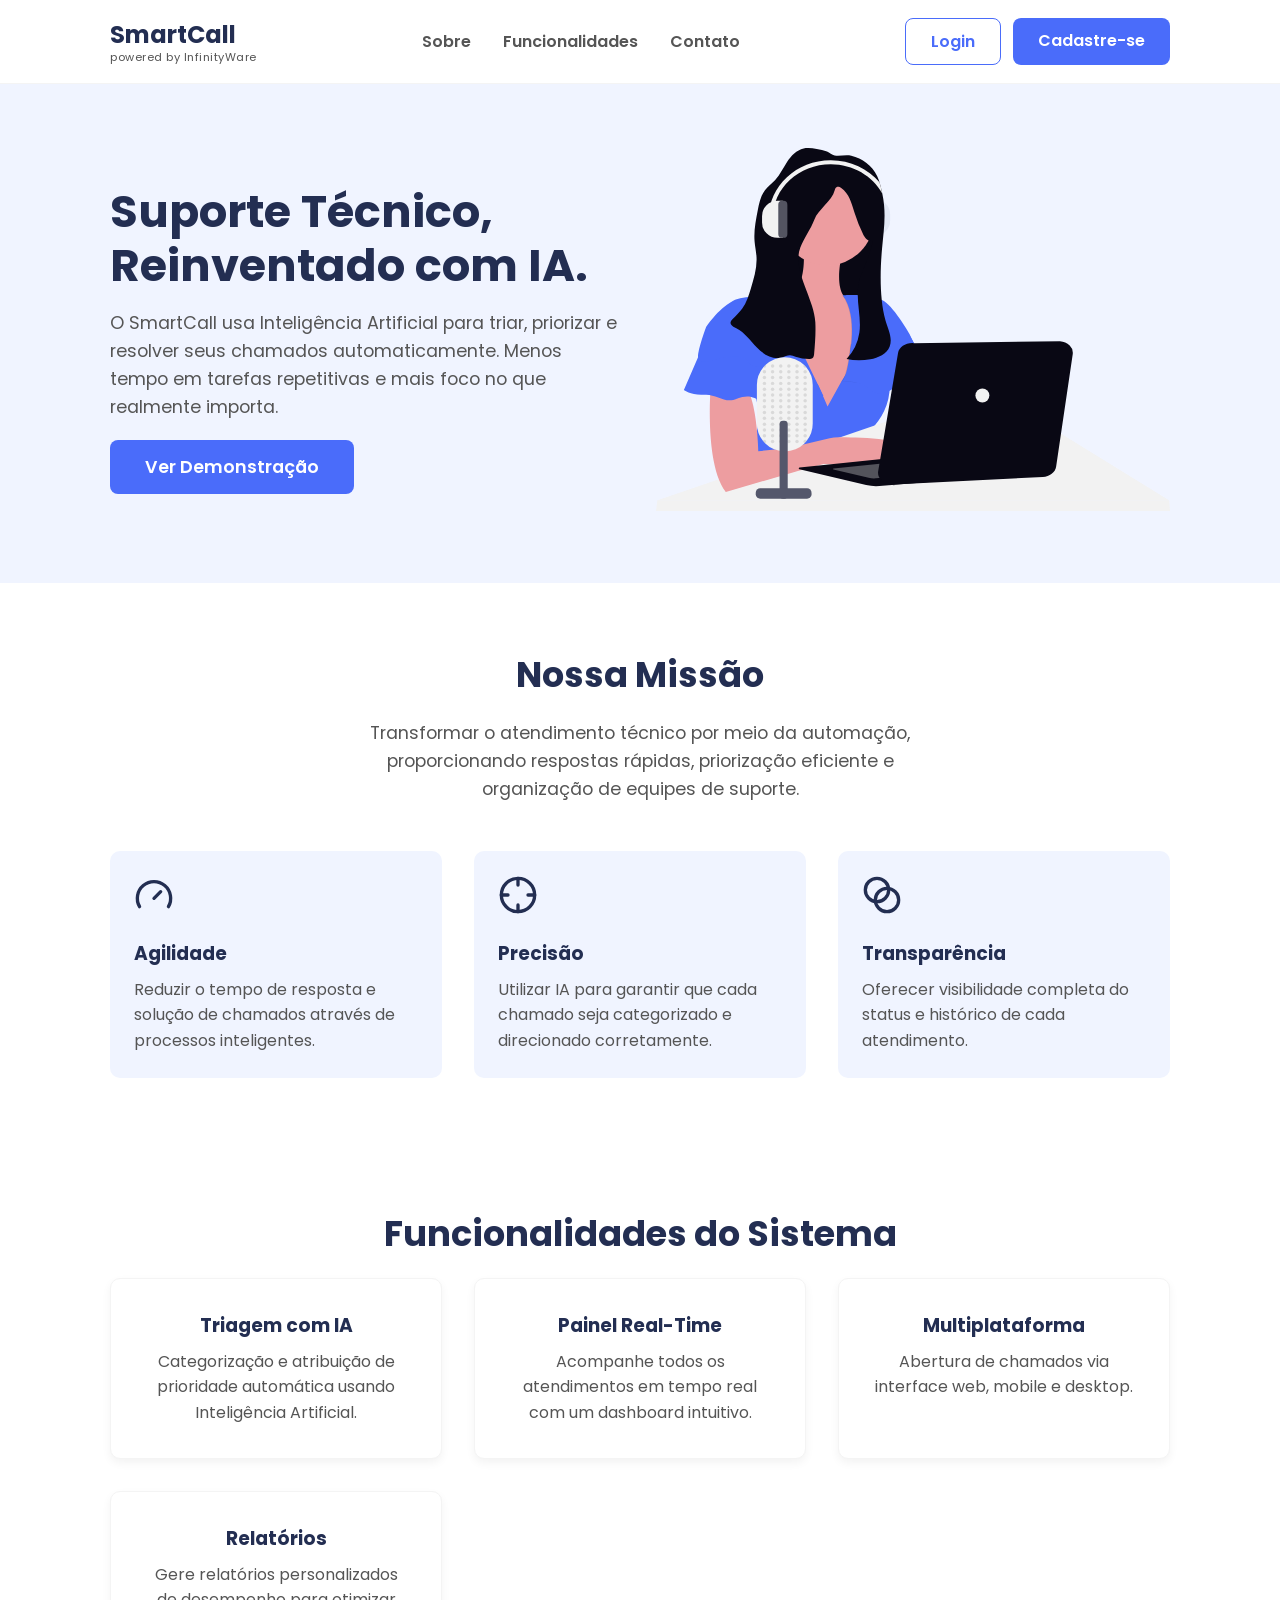
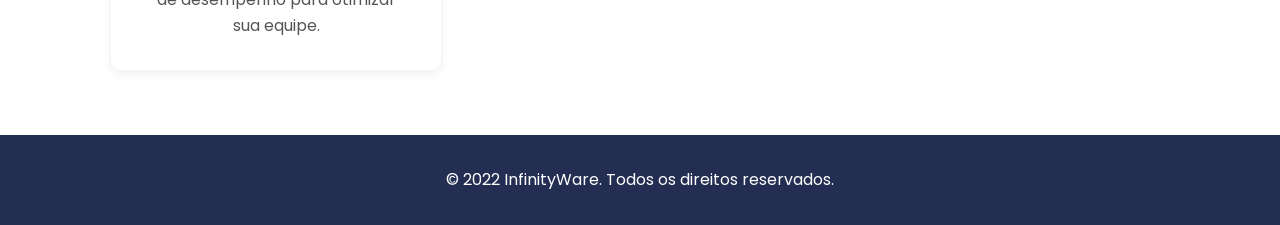
<file: frontend/pages/index.html>
<!DOCTYPE html>
<html lang="pt-br">
<head>
    <meta charset="UTF-8">
    <meta name="viewport" content="width=device-width, initial-scale=1.0">
    <title>SmartCall</title>
    <link rel="preconnect" href="https://fonts.googleapis.com">
    <link rel="preconnect" href="https://fonts.gstatic.com" crossorigin>
    <link href="https://fonts.googleapis.com/css2?family=Poppins:wght@400;600;700&display=swap" rel="stylesheet">
    <link rel="stylesheet" href="../css/style.css">
</head>
<body>

    <header class="navbar">
    <div class="container">
        <div class="logo-area">
            <a href="index.html" class="logo">SmartCall</a>
            <span class="logo-tagline">powered by InfinityWare</span>
        </div>
        <nav>
            <ul>
                <li><a href="#sobre">Sobre</a></li>
                <li><a href="#funcionalidades">Funcionalidades</a></li>
                <li><a href="#">Contato</a></li>
            </ul>
        </nav>

        <div class="auth-buttons">
            <a href="login.html" class="btn btn-secondary">Login</a>
            <a href="cadastro.html" class="btn btn-primary">Cadastre-se</a>
        </div>
    </div>
</header>

    <main>
        <section class="hero">
            <div class="container">
                <div class="hero-text">
    <h1>Suporte Técnico, Reinventado com IA.</h1>
    <p>O SmartCall usa Inteligência Artificial para triar, priorizar e resolver seus chamados automaticamente. Menos tempo em tarefas repetitivas e mais foco no que realmente importa.</p>
    <a href="#" class="btn btn-primary btn-large">Ver Demonstração</a>
</div>
                <div class="hero-image">
                    <img src="../assets/placeholder-hero.svg" alt="Ilustração da gestão de chamados">
                </div>
            </div>
        </section>

        <section id="sobre" class="section">
    <div class="container text-center">
        <h2>Nossa Missão</h2>
        <p class="section-subtitle">Transformar o atendimento técnico por meio da automação, proporcionando respostas rápidas, priorização eficiente e organização de equipes de suporte.</p>

        <div class="mission-pillars">
            <div class="pillar-card">
                <img src="../assets/speed-icon.svg" alt="Ícone de Velocidade" class="pillar-icon">
                <h3>Agilidade</h3>
                <p>Reduzir o tempo de resposta e solução de chamados através de processos inteligentes.</p>
            </div>
            <div class="pillar-card">
                <img src="../assets/precision_icon.svg" alt="Ícone de Precisão" class="pillar-icon">
                <h3>Precisão</h3>
                <p>Utilizar IA para garantir que cada chamado seja categorizado e direcionado corretamente.</p>
            </div>
            <div class="pillar-card">
                <img src="../assets/transparent-icon.svg" alt="Ícone de Transparência" class="pillar-icon">
                <h3>Transparência</h3>
                <p>Oferecer visibilidade completa do status e histórico de cada atendimento.</p>
            </div>
        </div>
    </div>
</section>

        <section id="funcionalidades" class="section">
            <div class="container">
                <h2 class="text-center">Funcionalidades do Sistema</h2>
                <div class="features-grid">
                    <div class="feature-card">
                        <h3>Triagem com IA</h3>
                        <p>Categorização e atribuição de prioridade automática usando Inteligência Artificial.</p>
                    </div>
                    <div class="feature-card">
                        <h3>Painel Real-Time</h3>
                        <p>Acompanhe todos os atendimentos em tempo real com um dashboard intuitivo.</p>
                    </div>
                    <div class="feature-card">
                        <h3>Multiplataforma</h3>
                        <p>Abertura de chamados via interface web, mobile e desktop.</p>
                    </div>
                    <div class="feature-card">
                        <h3>Relatórios</h3>
                        <p>Gere relatórios personalizados de desempenho para otimizar sua equipe.</p>
                    </div>
                </div>
            </div>
        </section>
    </main>

    <footer class="footer">
        <div class="container">
            <p>© 2022 InfinityWare. Todos os direitos reservados.</p>
        </div>
    </footer>

</body>
 <script src="../js/animations.js"></script>
</html>
</file>
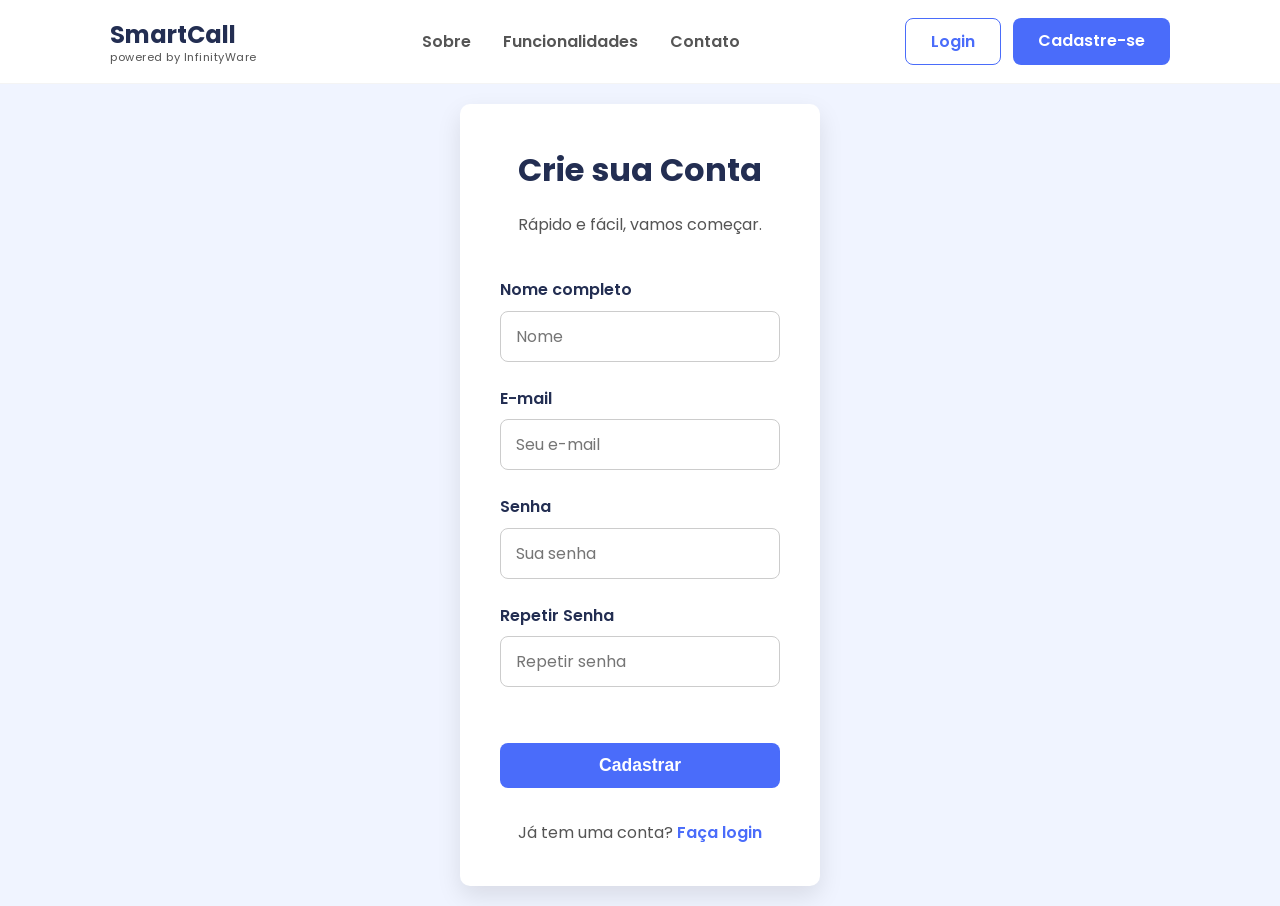
<file: frontend/pages/cadastro.html>
<!DOCTYPE html>
<html lang="pt-br">
<head>
    <meta charset="UTF-8">
    <script>
        const token = localStorage.getItem('authToken');
        if (token) {
            window.location.href = 'dashboard.html'; // Se já tem token, vai para o painel
        }
    </script>
    <meta name="viewport" content="width=device-width, initial-scale=1.0">
    <title>Cadastro - SmartCall</title>
    <link rel="preconnect" href="https://fonts.googleapis.com">
    <link rel="preconnect" href="https://fonts.gstatic.com" crossorigin>
    <link href="https://fonts.googleapis.com/css2?family=Poppins:wght@400;600;700&display=swap" rel="stylesheet">
    <link rel="stylesheet" href="../css/style.css">
</head>
<body class="login-body">

    <header class="navbar">
        <div class="container">
            <div class="logo-area">
                <a href="index.html" class="logo">SmartCall</a>
                <span class="logo-tagline">powered by InfinityWare</span>
            </div>
            <nav>
                <ul>
                    <li><a href="index.html#sobre">Sobre</a></li>
                    <li><a href="index.html#funcionalidades">Funcionalidades</a></li>
                    <li><a href="#">Contato</a></li>
                </ul>
            </nav>
            <div class="auth-buttons">
                <a href="login.html" class="btn btn-secondary">Login</a>
                <a href="cadastro.html" class="btn btn-primary">Cadastre-se</a>
            </div>
        </div>
    </header>
    
    <div class="login-container">
        <div class="login-card">
            <h2 class="login-title">Crie sua Conta</h2>
            <p class="login-subtitle">Rápido e fácil, vamos começar.</p>
            
            <form id="cadastro-form" novalidate>
                <div class="form-group">
                    <label for="nome">Nome completo</label>
                    <input type="text" id="nome" placeholder="Nome" required>
                    <span class="error-message"></span>
                </div>
                <div class="form-group">
                    <label for="email">E-mail</label>
                    <input type="email" id="email" placeholder="Seu e-mail" required>
                    <span class="error-message"></span>
                </div>
                <div class="form-group">
                    <label for="password">Senha</label>
                    <input type="password" id="password" placeholder="Sua senha" required>
                    <span class="error-message"></span>
                </div>
                <div class="form-group">
                    <label for="confirm-password">Repetir Senha</label>
                    <input type="password" id="confirm-password" placeholder="Repetir senha" required>
                    <span class="error-message"></span>
                </div>
                <button type="submit" class="btn btn-primary btn-full-width">Cadastrar</button>
            </form>

            <div class="login-links">
                <p>Já tem uma conta? <a href="login.html">Faça login</a></p>
            </div>
        </div>
    </div>

</body>
<script type="module" src="../js/cadastro.js"></script>
</html>
</file>
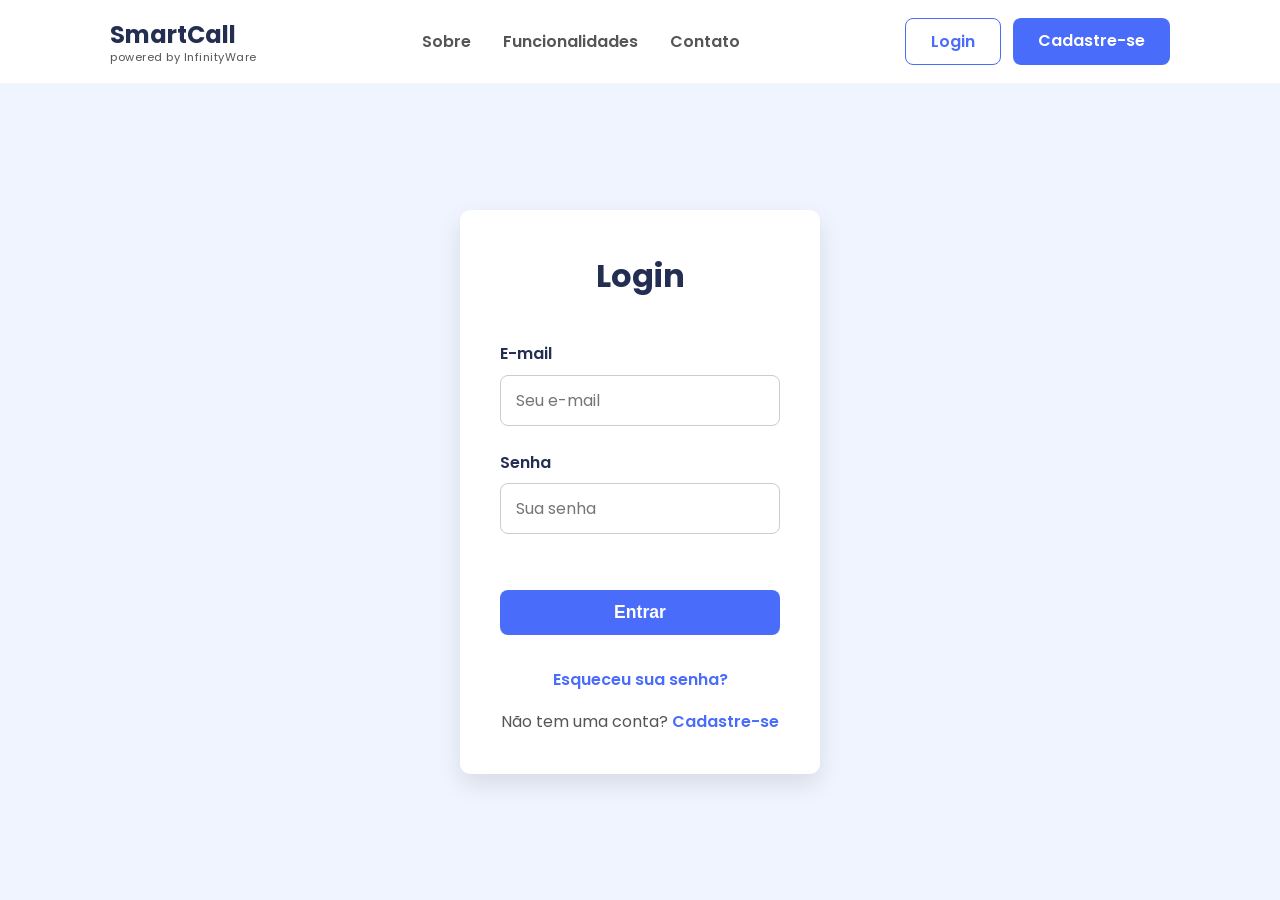
<file: frontend/pages/chamado.html>
<!DOCTYPE html>
<html lang="pt-br">
<head>
    <meta charset="UTF-8">
    <script src="../js/auth-guard.js"></script>
    <meta name="viewport" content="width=device-width, initial-scale=1.0">
    <title>Chamado #734 - SmartCall</title>
    <link rel="preconnect" href="https://fonts.googleapis.com">
    <link rel="preconnect" href="https://fonts.gstatic.com" crossorigin>
    <link href="https://fonts.googleapis.com/css2?family=Poppins:wght@400;500;600;700&display=swap" rel="stylesheet">
    <link rel="stylesheet" href="../css/style.css">
</head>
<body class="dashboard-body">
    <div id="toast-container"></div>
        <aside class="sidebar">
        <div class="sidebar-header">
    <a class="logo">SmartCall</a>
    <span class="logo-tagline">powered by InfinityWare</span>
</div>
        <nav class="sidebar-nav">
            <ul>
                <li><a href="dashboard.html">Painel de Controle</a></li>
                <li class="active"><a href="lista-chamados.html">Chamados</a></li>
                <li><a href="relatorios.html">Relatórios</a></li>
                <li><a href="configuracoes.html">Configurações</a></li>
            </ul>
        </nav>
        <div class="sidebar-footer">
            <a href="#" class="logout-button">
                <svg xmlns="http://www.w3.org/2000/svg" width="20" height="20" viewBox="0 0 24 24" fill="none" stroke="currentColor" stroke-width="2" stroke-linecap="round" stroke-linejoin="round"><path d="M9 21H5a2 2 0 0 1-2-2V5a2 2 0 0 1 2-2h4"/><polyline points="16 17 21 12 16 7"/><line x1="21" x2="9" y1="12" y2="12"/></svg>
                <span>Sair</span>
            </a>
            <div class="user-profile">
                <div class="user-avatar">
                    <svg xmlns="http://www.w3.org/2000/svg" width="36" height="36" viewBox="0 0 24 24" fill="none" stroke="currentColor" stroke-width="2" stroke-linecap="round" stroke-linejoin="round"><path d="M18 20a6 6 0 0 0-12 0"/><circle cx="12" cy="10" r="4"/><circle cx="12" cy="12" r="10"/></svg>
                </div>
                <div class="user-details">
                    <span class="user-name">Micael Leal</span>
                    <span class="user-role">Scrum Master</span>
                </div>
            </div>
        </div>
    </aside>

    <main class="main-content chat-layout">
                <header class="main-header">
            <div class="header-title-section">
                <a href="lista-chamados.html" class="back-button">
                    <svg xmlns="http://www.w3.org/2000/svg" width="20" height="20" viewBox="0 0 24 24" fill="none" stroke="currentColor" stroke-width="2.5" stroke-linecap="round" stroke-linejoin="round" class="lucide lucide-arrow-left"><path d="m12 19-7-7 7-7"/><path d="M19 12H5"/></svg>
                    <span>Voltar</span>
                </a>
                <div class="ticket-info">
                    <h2>Chamado #734: Impressora não funciona</h2>
                    <span class="status-badge status-open">Aberto</span>
                </div>
            </div>
            <div class="header-actions">
                <a href="#" class="btn btn-secondary">Anexar Arquivo</a>
                <a href="#" class="btn btn-primary">Fechar Chamado</a>
            </div>
        </header>

        <div class="chat-messages">
            <div class="message message-received">
                <div class="message-bubble">
                    <div class="message-sender">Atendente (IA)</div>
                    <p>Olá! Sou o assistente virtual do SmartCall. Para agilizar seu atendimento, por favor, me informe o número de patrimônio da impressora.</p>
                </div>
                <div class="message-timestamp">13:30</div>
            </div>

            <div class="message message-sent">
                <div class="message-bubble">
                    <p>Boa tarde. O número é BR-PRN-01827.</p>
                </div>
                <div class="message-timestamp">13:32</div>
            </div>

            <div class="message message-received">
                <div class="message-bubble">
                    <div class="message-sender">Atendente (IA)</div>
                    <p>Obrigado. Verifiquei que esta impressora está offline. Já direcionei um técnico para verificar a conexão de rede no local. A prioridade deste chamado foi definida como 'Alta'.</p>
                </div>
                <div class="message-timestamp">13:33</div>
            </div>
        </div>

        <div class="chat-composer">
            <textarea placeholder="Digite sua mensagem..."></textarea>
            <button class="btn btn-primary">Enviar</button>
        </div>
    </main>
        <script type="module" src="../js/sidebar.js"></script>
</body>
</html>
</file>
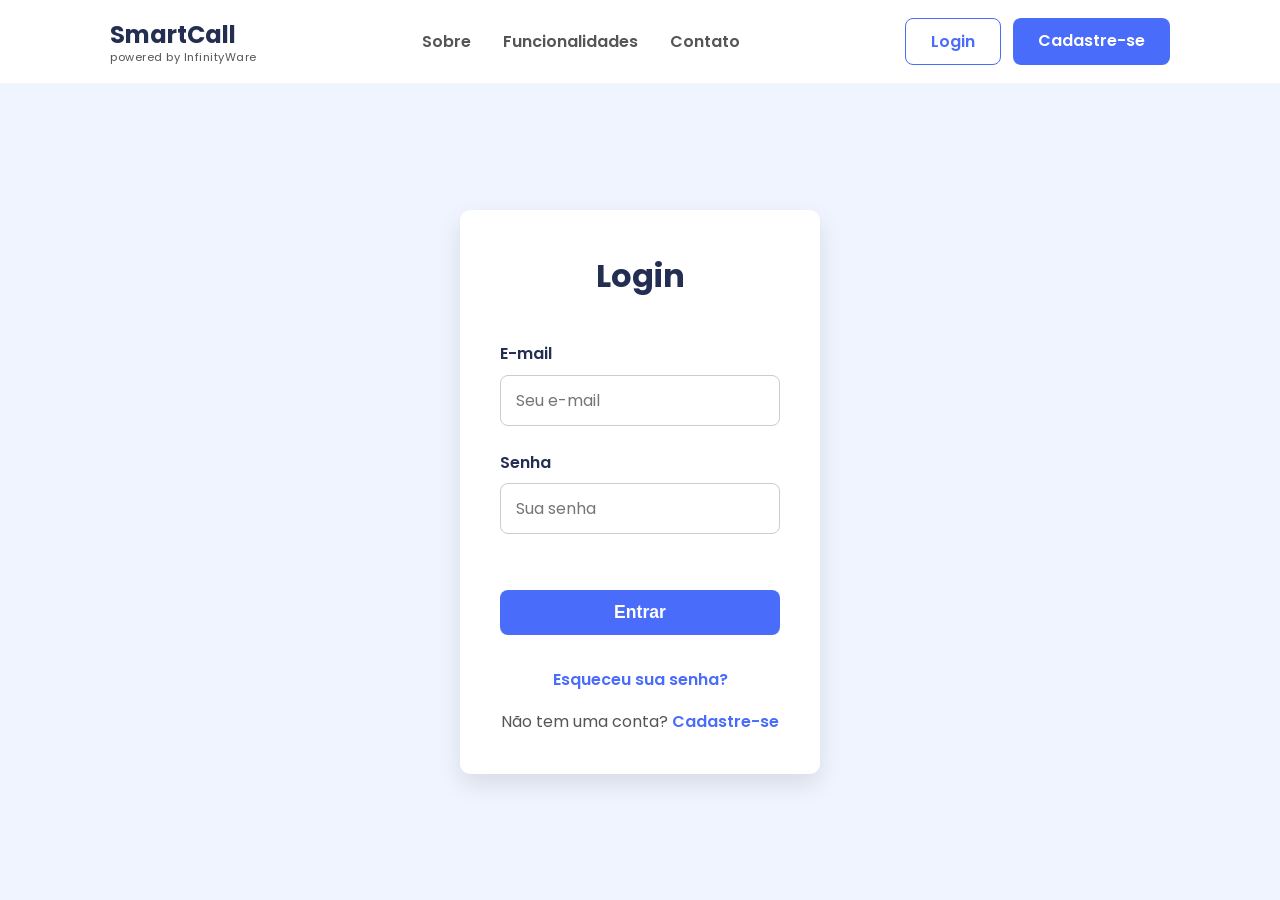
<file: frontend/pages/chat-ia.html>
<!DOCTYPE html>
<html lang="pt-br">
<head>
    <meta charset="UTF-8">
    <script src="../js/auth-guard.js"></script>
    <meta name="viewport" content="width=device-width, initial-scale=1.0">
    <title>Chat IA - SmartCall</title>
    <link rel="preconnect" href="https://fonts.googleapis.com">
    <link rel="preconnect" href="https://fonts.gstatic.com" crossorigin>
    <link href="https://fonts.googleapis.com/css2?family=Poppins:wght@400;500;600;700&display=swap" rel="stylesheet">
    <link rel="stylesheet" href="../css/style.css">
</head>
<body class="dashboard-body">
    <div id="toast-container"></div>
        <aside class="sidebar">
        <div class="sidebar-header">
    <a class="logo">SmartCall</a>
    <span class="logo-tagline">powered by InfinityWare</span>
</div>
        <nav class="sidebar-nav">
            <ul>
                <li><a href="dashboard.html">Painel de Controle</a></li>
                <li><a href="lista-chamados.html">Chamados</a></li>
                <li><a href="relatorios.html">Relatórios</a></li>
                <li><a href="configuracoes.html">Configurações</a></li>
            </ul>
        </nav>
        <div class="sidebar-footer">
            <a href="#" class="logout-button">
                 <svg xmlns="http://www.w3.org/2000/svg" width="20" height="20" viewBox="0 0 24 24" fill="none" stroke="currentColor" stroke-width="2" stroke-linecap="round" stroke-linejoin="round"><path d="M9 21H5a2 2 0 0 1-2-2V5a2 2 0 0 1 2-2h4"/><polyline points="16 17 21 12 16 7"/><line x1="21" x2="9" y1="12" y2="12"/></svg>
                <span>Sair</span>
            </a>
            <div class="user-profile">
                <div class="user-avatar">
                    <svg xmlns="http://www.w3.org/2000/svg" width="36" height="36" viewBox="0 0 24 24" fill="none" stroke="currentColor" stroke-width="2" stroke-linecap="round" stroke-linejoin="round"><path d="M18 20a6 6 0 0 0-12 0"/><circle cx="12" cy="10" r="4"/><circle cx="12" cy="12" r="10"/></svg>
                </div>
                <div class="user-details">
                <span id="userNameDisplay" class="user-name"></span>
                <span id="userRoleDisplay" class="user-role"></span>
            </div>
            </div>
        </div>
    </aside>

    <main class="main-content chat-layout">
        <header class="main-header">
            <div class="ticket-info">
                <h2>Chat com Assistente Virtual</h2>
            </div>
            <div class="user-info">
                <span id="welcomeUserName"></span>
            </div>
        </header>

        <div class="chat-messages">
            <div class="chat-empty-state">
                <div class="empty-state-logo">Smart<span class="logo-accent">Call</span></div>
                <h2 class="empty-state-title">Como posso te ajudar hoje?</h2>
                <div class="suggestion-chips">
                    <button class="suggestion-chip">Como abrir um chamado?</button>
                    <button class="suggestion-chip">Verificar o status de um ticket</button>
                    <button class="suggestion-chip">Falar com um atendente humano</button>
                </div>
            </div>
        </div>

        <div class="chat-composer">
            <textarea placeholder="Pergunte alguma coisa..."></textarea>
            <button class="btn btn-primary">Enviar</button>
        </div>
    </main>
        <script type="module" src="../js/sidebar.js"></script>
</body>
</html>
</file>
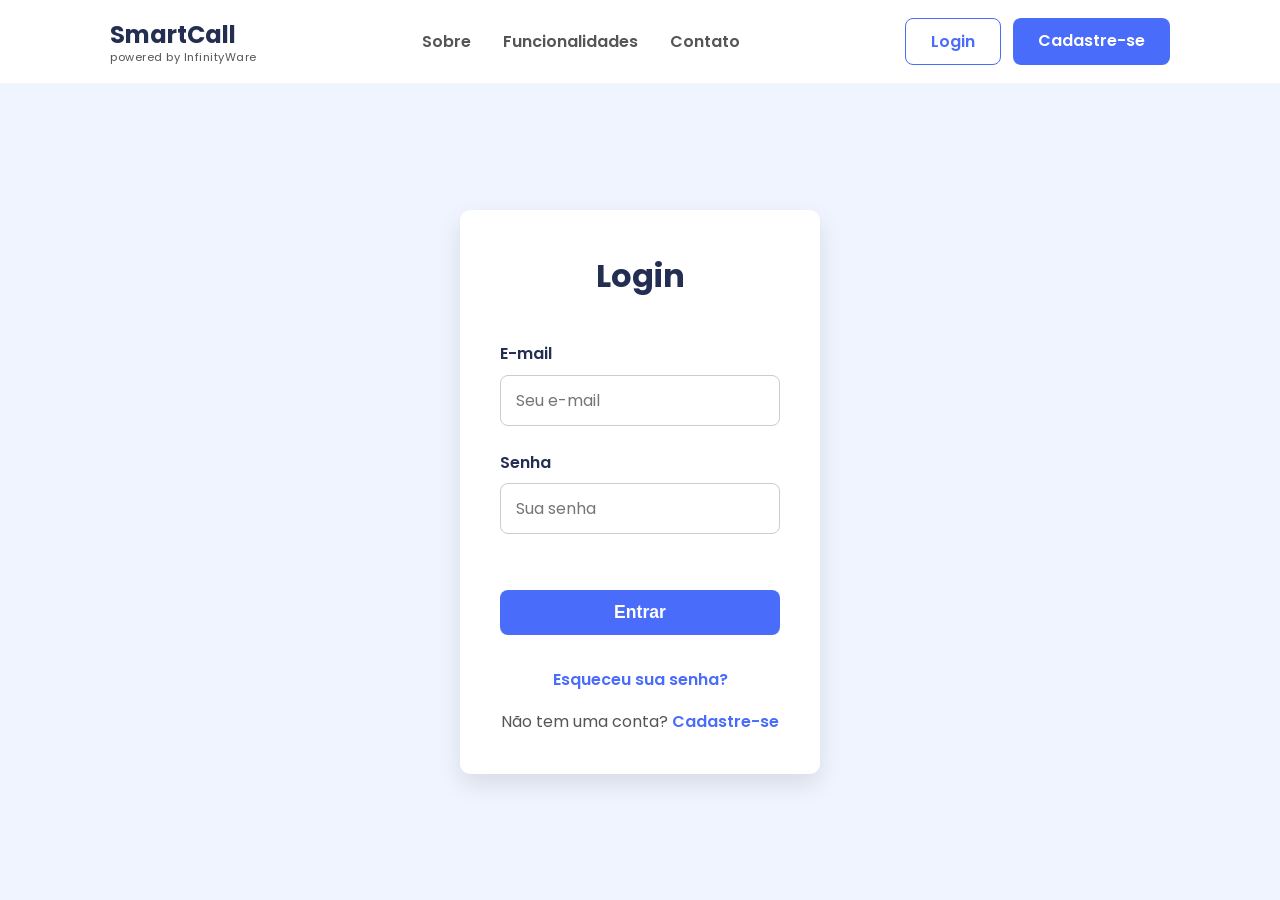
<file: frontend/pages/configuracoes.html>
<!DOCTYPE html>
<html lang="pt-br">
<head>
    <meta charset="UTF-8">
    <script src="../js/auth-guard.js"></script>
    <meta name="viewport" content="width=device-width, initial-scale=1.0">
    <title>Configurações - SmartCall</title>
    <link rel="preconnect" href="https://fonts.googleapis.com">
    <link rel="preconnect" href="https://fonts.gstatic.com" crossorigin>
    <link href="https://fonts.googleapis.com/css2?family=Poppins:wght@400;500;600;700&display=swap" rel="stylesheet">
    <link rel="stylesheet" href="../css/style.css">
</head>
<body class="dashboard-body">
    <div id="toast-container"></div>
    <aside class="sidebar">
        <div class="sidebar-header">
            <a href="index.html" class="logo">SmartCall</a>
            <span class="logo-tagline">powered by InfinityWare</span>
        </div>
        <nav class="sidebar-nav">
            <ul>
                <li><a href="dashboard.html">Painel de Controle</a></li>
                <li><a href="lista-chamados.html">Chamados</a></li>
                <li><a href="relatorios.html">Relatórios</a></li>
                <li class="active"><a href="configuracoes.html">Configurações</a></li>
            </ul>
        </nav>
        <div class="sidebar-footer">
            <a href="#" class="logout-button">
                <svg xmlns="http://www.w3.org/2000/svg" width="20" height="20" viewBox="0 0 24 24" fill="none" stroke="currentColor" stroke-width="2" stroke-linecap="round" stroke-linejoin="round" class="lucide lucide-log-out"><path d="M9 21H5a2 2 0 0 1-2-2V5a2 2 0 0 1 2-2h4"/><polyline points="16 17 21 12 16 7"/><line x1="21" x2="9" y1="12" y2="12"/></svg>
                <span>Sair</span>
            </a>
            <div class="user-profile">
                <div class="user-avatar">
                    <svg xmlns="http://www.w3.org/2000/svg" width="36" height="36" viewBox="0 0 24 24" fill="none" stroke="currentColor" stroke-width="2" stroke-linecap="round" stroke-linejoin="round" class="lucide lucide-circle-user-round"><path d="M18 20a6 6 0 0 0-12 0"/><circle cx="12" cy="10" r="4"/><circle cx="12" cy="12" r="10"/></svg>
                </div>
                <div class="user-details">
                    <span id="userNameDisplay" class="user-name"></span>
                    <span id="userRoleDisplay" class="user-role"></span>
                </div>
            </div>
        </div>
    </aside>

    <main class="main-content">
        <header class="main-header">
            <h2>Configurações</h2>
            <div class="user-info">
                <span id="welcomeUserName"></span>
            </div>
        </header>

        <nav class="settings-tabs">
            <ul>
                <li class="active"><a href="#" data-target="#perfil-content">Perfil</a></li>
                <li><a href="#" data-target="#usuarios-content">Usuários</a></li>
                <li><a href="#" data-target="#notificacoes-content">Notificações</a></li>
                <li><a href="#" data-target="#integracoes-content">Integrações</a></li>
            </ul>
        </nav>

        <div class="settings-container">
            <div id="perfil-content" class="settings-pane active">
                <div class="card">
                    <h3 class="card-title">Perfil Público</h3>
                    <form id="form-perfil-publico">
                        <div class="form-group">
                            <label for="nome-completo">Nome Completo</label>
                            <input type="text" id="nome-completo" value="">
                        </div>
                        <div class="form-group">
                            <label for="email">Email</label>
                            <input type="email" id="email" value="" disabled> 
                        </div>
                        <div class="form-actions">
                             <button type="submit" class="btn btn-primary">Salvar Alterações</button>
                        </div>
                    </form>
                </div>
                <div class="card">
                    <h3 class="card-title">Alterar Senha</h3>
                    <form id="form-alterar-senha" novalidate>
                        <div class="form-group">
                            <label for="senha-atual">Senha Atual</label>
                            <input type="password" id="senha-atual" placeholder="Digite sua senha atual" required>
                            <span class="error-message"></span>
                        </div>
                        <div class="form-group">
                            <label for="nova-senha">Nova Senha</label>
                            <input type="password" id="nova-senha" placeholder="Digite a nova senha" required>
                            <span class="error-message"></span>
                        </div>
                        <div class="form-group">
                            <label for="confirmar-nova-senha">Confirmar Nova Senha</label>
                            <input type="password" id="confirmar-nova-senha" placeholder="Confirme a nova senha" required>
                            <span class="error-message"></span>
                        </div>
                        <div class="form-actions">
                            <button type="submit" class="btn btn-primary">Alterar Senha</button>
                        </div>
                    </form>
                </div>
            </div>

            <div id="usuarios-content" class="settings-pane">
                <div class="card">
                    <div class="card-header">
                        <h3 class="card-title">Gerenciar Usuários</h3>
                    </div>
                    <div class="tickets-table">
                    <table>
                        <thead>
                            <tr>
                                <th>Nome Completo</th>
                                <th>Email</th>
                                <th>Cargo</th>
                                <th>Ações</th>
                            </tr>
                        </thead>
                        <tbody id="user-table-body">
                        </tbody>
                    </table>
                    </div>
                </div>
            </div>

            <div id="notificacoes-content" class="settings-pane">
                 <div class="card">
                    <h3 class="card-title">Notificações por Email</h3>
                    <div class="notification-row">
                        <p>Receber email quando um novo chamado for aberto.</p>
                        <input type="checkbox" class="toggle" checked>
                    </div>
                     <div class="notification-row">
                        <p>Receber email quando um chamado for atribuído a mim.</p>
                        <input type="checkbox" class="toggle" checked>
                    </div>
                     <div class="notification-row">
                        <p>Receber email quando um chamado for encerrado.</p>
                        <input type="checkbox" class="toggle">
                    </div>
                </div>
            </div>
            
            <div id="integracoes-content" class="settings-pane">
                <div class="card">
                    <h3 class="card-title">Integrações</h3>
                    <p>Configurações para integrações com IA (Azure/OpenAI) apareceriam aqui.</p>
                </div>
            </div>

        </div>
    </main>


    <div id="editUserModal" class="modal-overlay">
        <div class="modal-content">
            <div class="modal-header">
                <h2>Editar Usuário</h2>
                <button class="modal-close-x">&times;</button>
            </div>
            <div class="modal-body">
                <form id="edit-user-form">
                    <div class="form-group">
                        <label for="user-name">Nome Completo</label>
                        <input type="text" id="user-name" value="Manoella Moura">
                    </div>
                    <div class="form-group">
                        <label for="user-email">Email</label>
                        <input type="email" id="user-email" value="manoella.moura@example.com">
                    </div>
                    <div class="form-group">
                        <label for="user-role">Cargo</label>
                        <select id="user-role" required>
                            <option value="Usuario">Usuário</option>
                            <option value="Tecnico" selected>Técnico</option>
                            <option value="Administrador">Administrador</option>
                        </select>
                    </div>
                </form>
            </div>
            <div class="modal-footer">
                <button type="button" class="btn btn-secondary modal-close-btn">Cancelar</button>
                <button type="submit" form="edit-user-form" class="btn btn-primary">Salvar Alterações</button>
            </div>
        </div>
    </div>

    <div id="deleteUserModal" class="modal-overlay">
        <div class="modal-content" style="max-width: 450px;">
            <div class="modal-header">
                <h2>Confirmar Exclusão</h2>
                <button class="modal-close-x">&times;</button>
            </div>
            <div class="modal-body">
                <p>Tem certeza que deseja excluir o usuário <strong id="user-name-to-delete"></strong>? Esta ação não pode ser desfeita.</p>
            </div>
            <div class="modal-footer">
                <button type="button" class="btn btn-secondary modal-close-btn">Cancelar</button>
                <button type="button" id="confirmDeleteBtn" class="btn btn-danger">Excluir</button>
            </div>
        </div>
    </div>
    
    <script type="module" src="../js/sidebar.js"></script>
    <script type="module" src="../js/settings.js"></script> 
</body>
</html>
</file>
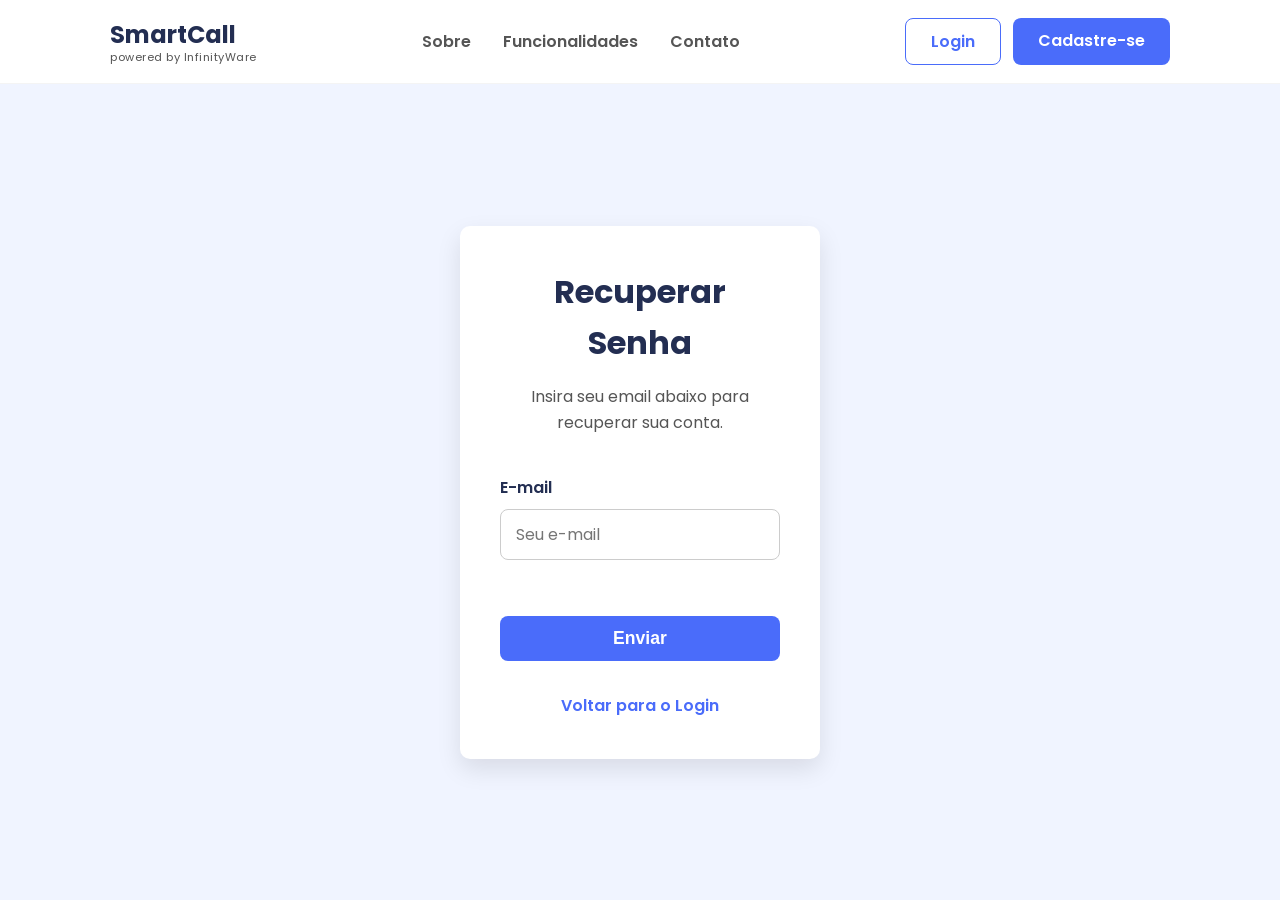
<file: frontend/pages/esqueci-a-senha.html>
<!DOCTYPE html>
<html lang="pt-br">
<head>
    <meta charset="UTF-8">
    <meta name="viewport" content="width=device-width, initial-scale=1.0">
    <title>Recuperar Senha - SmartCall</title>
    <link rel="preconnect" href="https://fonts.googleapis.com">
    <link rel="preconnect" href="https://fonts.gstatic.com" crossorigin>
    <link href="https://fonts.googleapis.com/css2?family=Poppins:wght@400;600;700&display=swap" rel="stylesheet">
    <link rel="stylesheet" href="../css/style.css">
</head>
<body class="login-body">

    <header class="navbar">
        <div class="container">
        <div class="logo-area">
            <a href="index.html" class="logo">SmartCall</a>
            <span class="logo-tagline">powered by InfinityWare</span>
        </div>
            <nav>
                <ul>
                    <li><a href="index.html#sobre">Sobre</a></li>
                    <li><a href="index.html#funcionalidades">Funcionalidades</a></li>
                    <li><a href="#">Contato</a></li>
                </ul>
            </nav>
            <div class="auth-buttons">
                <a href="login.html" class="btn btn-secondary">Login</a>
                <a href="cadastro.html" class="btn btn-primary">Cadastre-se</a>
            </div>
        </div>
    </header>

    <div class="login-container">
        <div class="login-card">
            <h2 class="login-title">Recuperar Senha</h2>
            <p class="login-subtitle">Insira seu email abaixo para recuperar sua conta.</p>
            
            <form id="recover-form">
                <div class="form-group">
                    <label for="email">E-mail</label>
                    <input type="email" id="email" placeholder="Seu e-mail" required>
                </div>
                <button type="submit" class="btn btn-primary btn-full-width">Enviar</button>
            </form>

            <div class="login-links">
                <a href="login.html">Voltar para o Login</a>
            </div>
        </div>
    </div>

</body>
</html>
</file>
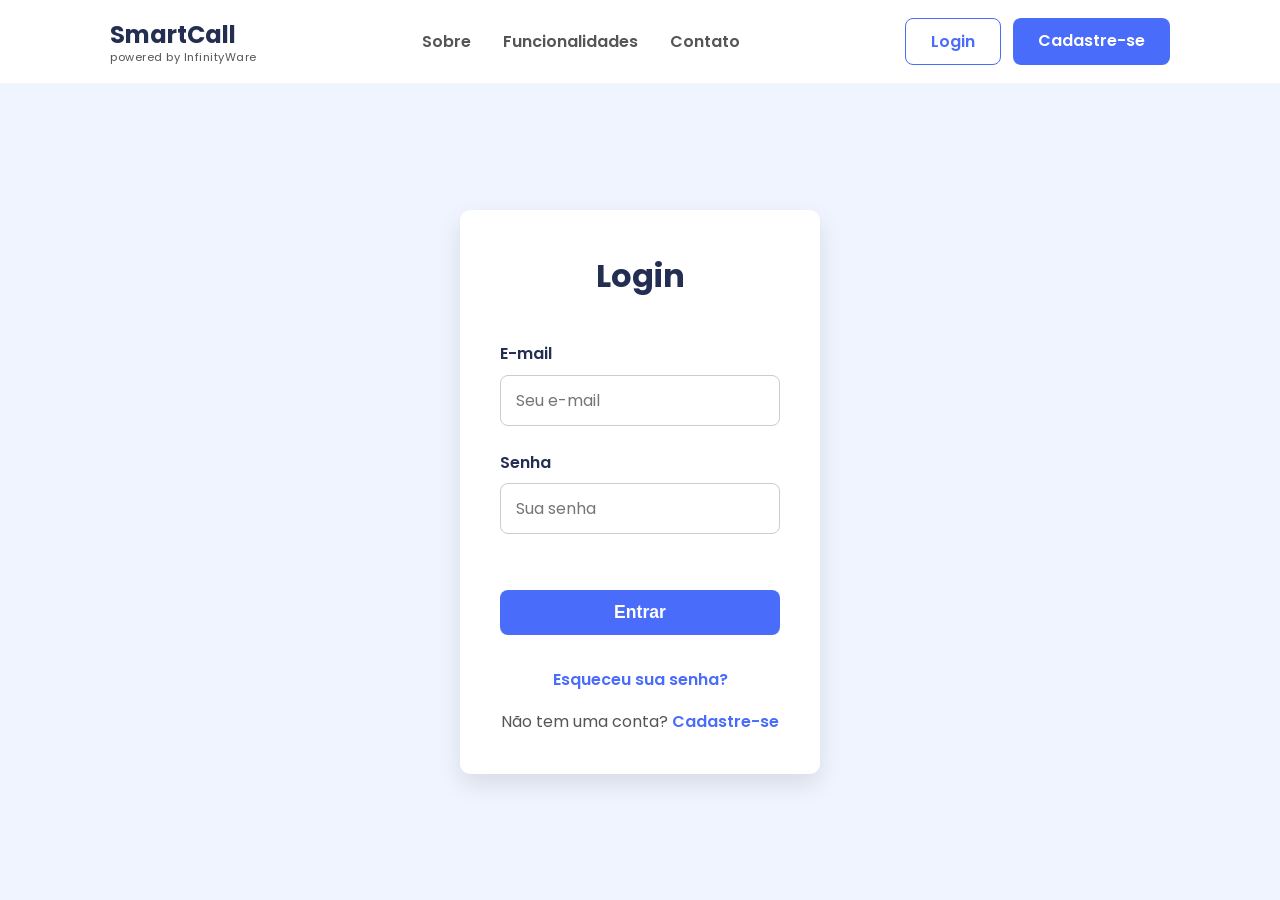
<file: frontend/pages/lista-chamados.html>
<!DOCTYPE html>
<html lang="pt-br">
<head>
    <meta charset="UTF-8">
    <script src="../js/auth-guard.js"></script>
    <meta name="viewport" content="width=device-width, initial-scale=1.0">
    <title>Lista de Chamados - SmartCall</title>
    <link rel="preconnect" href="https://fonts.googleapis.com">
    <link rel="preconnect" href="https://fonts.gstatic.com" crossorigin>
    <link href="https://fonts.googleapis.com/css2?family=Poppins:wght@400;500;600;700&display=swap" rel="stylesheet">
    <script src="../js/lista-chamados.js"></script>
    <link rel="stylesheet" href="../css/style.css"> 
</head>
<body class="dashboard-body">

</head>
<body class="dashboard-body">
    <div id="toast-container"></div>
        <aside class="sidebar">
    <div id="newTicketModal" class="modal-overlay">
    <div class="modal-content">
        <div class="modal-header">
            <h2>Abrir Novo Chamado</h2>
            <button class="modal-close-x">&times;</button>
        </div>
        <div class="modal-body">
            <form id="new-ticket-form">
                <div class="form-group">
                    <label for="ticket-title">Título do Chamado</label>
                    <input type="text" id="ticket-title" placeholder="Ex: Impressora não está funcionando" required>
                </div>
                <div class="form-group">
                    <label for="ticket-category">Categoria</label>
                    <select id="ticket-category" required>
                        <option value="" disabled selected>Selecione uma categoria</option>
                        <option value="hardware">Problema de Hardware</option>
                        <option value="software">Dúvida de Software</option>
                        <option value="access">Acesso e Permissões</option>
                        <option value="network">Rede</option>
                        <option value="other">Outros</option>
                    </select>
                </div>
                <div class="form-group">
                    <label for="ticket-description">Descrição</label>
                    <textarea id="ticket-description" rows="4" placeholder="Descreva o problema em detalhes..." required></textarea>
                </div>
            </form>
        </div>
        <div class="modal-footer">
             <button type="button" class="btn btn-secondary modal-close-btn">Cancelar</button>
            <button type="submit" form="new-ticket-form" class="btn btn-primary">Criar Chamado</button>
        </div>
    </div>
</div>
    </div>

    <div class="sidebar-header">
    <a class="logo">SmartCall</a>
    <span class="logo-tagline">powered by InfinityWare</span>
</div>
    <nav class="sidebar-nav">
        <ul>
            <li>
                <a href="dashboard.html">
                    <span>Painel de Controle</span>
                </a>
            </li>
            <li class="active">
                <a href="lista-chamados.html">
                    <span>Chamados</span>
                </a>
            </li>
            <li>
                <a href="relatorios.html">
                    <span>Relatórios</span>
                </a>
            </li>
            <li>
                <a href="configuracoes.html">
                    <span>Configurações</span>
                </a>
            </li>
        </ul>
    </nav>

    <div class="sidebar-footer">
        <a href="index.html" class="logout-button">
            <svg xmlns="http://www.w3.org/2000/svg" width="20" height="20" viewBox="0 0 24 24" fill="none" stroke="currentColor" stroke-width="2" stroke-linecap="round" stroke-linejoin="round" class="lucide lucide-log-out"><path d="M9 21H5a2 2 0 0 1-2-2V5a2 2 0 0 1 2-2h4"/><polyline points="16 17 21 12 16 7"/><line x1="21" x2="9" y1="12" y2="12"/></svg>
            <span>Sair</span>
        </a>
        <div class="user-profile">
            <div class="user-avatar">
                <svg xmlns="http://www.w3.org/2000/svg" width="36" height="36" viewBox="0 0 24 24" fill="none" stroke="currentColor" stroke-width="2" stroke-linecap="round" stroke-linejoin="round" class="lucide lucide-circle-user-round"><path d="M18 20a6 6 0 0 0-12 0"/><circle cx="12" cy="10" r="4"/><circle cx="12" cy="12" r="10"/></svg>
            </div>
            <div class="user-details">
                <span class="user-name">Micael Leal</span>
                <span class="user-role">Scrum Master</span>
            </div>
        </div>
    </div>
    </aside>

    <main class="main-content">
        <header class="main-header">
            <h2>Chamados</h2>
            <div class="header-actions">
                <a href="#" class="btn btn-primary" id="openNewTicketModalBtn">Novo Chamado</a>
            </div>
        </header>

        <div class="filter-bar card">
            <div class="filter-tabs">
                <button class="filter-tab active" data-filter="todos">Todos</button>
                <button class="filter-tab" data-filter="aberto">Abertos</button>
                <button class="filter-tab" data-filter="em-andamento">Em Andamento</button>
                <button class="filter-tab" data-filter="encerrado">Encerrados</button>
            </div>
            <div class="search-bar">
                <input type="text" placeholder="Pesquisar por ID ou título...">
            </div>
        </div>

        <div class="tickets-table card">
            <table>
                <thead>
                    <tr>
                        <th>ID</th>
                        <th>Título</th>
                        <th>Status</th>
                        <th>Prioridade</th>
                        <th>Atribuído a</th>
                        <th>Última Atualização</th>
                    </tr>
                </thead>
                <tbody id="tickets-tbody">
                    <tr class="clickable-row" data-href="chamado.html" data-status="em-andamento">
                        <td>#734</td>
                        <td>Impressora não funciona</td>
                        <td><span class="status-badge status-progress">Em Andamento</span></td>
                        <td><span class="priority-badge priority-high">Alta</span></td>
                        <td>Técnico Micael</td>
                        <td>12/09/2025 09:30</td>
                    </tr>
                    <tr class="clickable-row" data-href="chamado.html" data-status="aberto">
                        <td>#735</td>
                        <td>Sistema lento após atualização</td>
                        <td><span class="status-badge status-open">Aberto</span></td>
                        <td><span class="priority-badge priority-medium">Média</span></td>
                        <td>-</td>
                        <td>12/09/2025 08:45</td>
                    </tr>
                    <tr class="clickable-row" data-href="chamado.html" data-status="encerrado">
                        <td>#732</td>
                        <td>Solicitação de acesso à pasta X</td>
                        <td><span class="status-badge status-closed">Encerrado</span></td>
                        <td><span class="priority-badge priority-low">Baixa</span></td>
                        <td>Atendente Manu</td>
                        <td>11/09/2025 17:21</td>
                    </tr>
                </tbody>
            </table>
        </div>
    </main>
    
    <script type="module" src="../js/lista-chamados.js"></script>
    <script type="module" src="../js/modal.js"></script>
    <script type="module" src="../js/sidebar.js"></script>
</body>
</html>
</file>
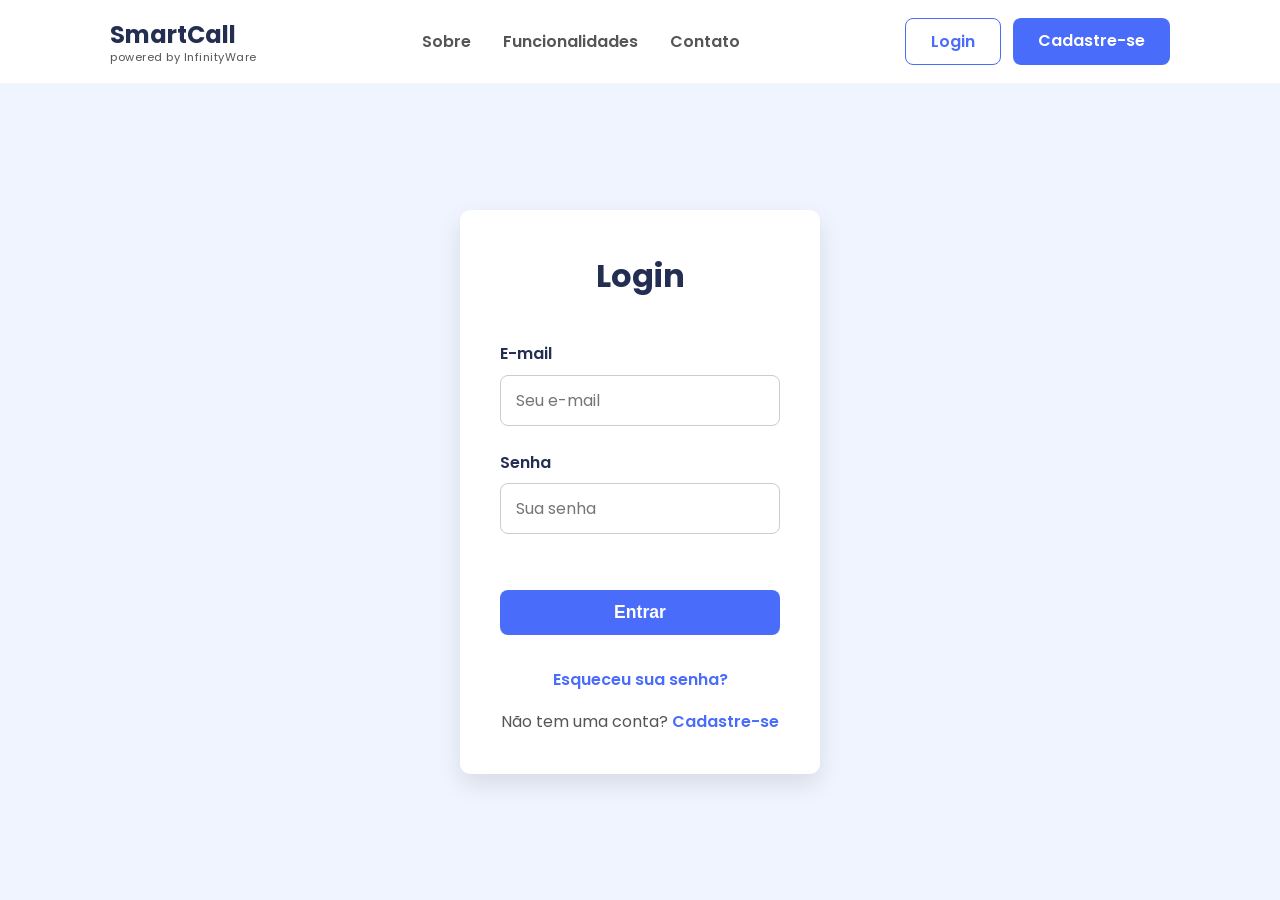
<file: frontend/pages/login.html>
<!DOCTYPE html>
<html lang="pt-br">
<head>
    <meta charset="UTF-8">
    <script>
        const token = localStorage.getItem('authToken');
        if (token) {
            window.location.href = 'dashboard.html'; // Se já tem token, vai para o painel
        }
    </script>
    <meta name="viewport" content="width=device-width, initial-scale=1.0">
    <title>Login - SmartCall</title>
    <link rel="preconnect" href="https://fonts.googleapis.com">
    <link rel="preconnect" href="https://fonts.gstatic.com" crossorigin>
    <link href="https://fonts.googleapis.com/css2?family=Poppins:wght@400;600;700&display=swap" rel="stylesheet">
    <link rel="stylesheet" href="../css/style.css">
</head>
<body class="login-body">

    <header class="navbar">
        <div class="container">
            <div class="logo-area">
                <a href="index.html" class="logo">SmartCall</a>
                <span class="logo-tagline">powered by InfinityWare</span>
            </div>
            <nav>
                <ul>
                    <li><a href="index.html#sobre">Sobre</a></li>
                    <li><a href="index.html#funcionalidades">Funcionalidades</a></li>
                    <li><a href="#">Contato</a></li>
                </ul>
            </nav>
            <div class="auth-buttons">
                <a href="login.html" class="btn btn-secondary">Login</a>
                <a href="cadastro.html" class="btn btn-primary">Cadastre-se</a>
            </div>
        </div>
    </header>

    <div class="login-container">
        <div class="login-card">
            <h2 class="login-title">Login</h2>
            <p class="login-subtitle"></p>
            
            <form id="login-form" novalidate>
                <div class="form-group">
                    <label for="email">E-mail</label>
                    <input type="email" id="email" placeholder="Seu e-mail" required>
                    <span class="error-message"></span>
                </div>
                <div class="form-group">
                    <label for="password">Senha</label>
                    <input type="password" id="password" placeholder="Sua senha" required>
                    <span class="error-message"></span>
                </div>
                <button type="submit" class="btn btn-primary btn-full-width">Entrar</button>
            </form>

            <div class="login-links">
                <a href="esqueci-a-senha.html">Esqueceu sua senha?</a>
                <p>Não tem uma conta? <a href="cadastro.html">Cadastre-se</a></p>
            </div>
        </div>
    </div>

</body>
    <script type="module" src="../js/login.js"></script>
</html>
</file>
<file: frontend/css/style.css>
/* Reset Básico e Variáveis de Cor */
:root {
    --primary-color: #4A6CFA;
    --primary-hover: #3a57c8;
    --secondary-color: #F0F4FF;
    --dark-color: #232E52;
    --text-color: #555;
    --light-gray: #f4f4f4;
}

* {
    margin: 0;
    padding: 0;
    box-sizing: border-box;
}

body {
    font-family: 'Poppins', sans-serif;
    color: var(--text-color);
    line-height: 1.6;
}

.container {
    max-width: 1100px;
    margin: 0 auto;
    padding: 0 20px;
}

/* Navbar */
.navbar {
    background: #fff;
    padding: 1rem 0;
    border-bottom: 1px solid var(--light-gray);
    transition: box-shadow 0.3s ease-out;
}

.navbar .container {
    display: flex;
    justify-content: space-between;
    align-items: center;
}

.navbar .logo {
    font-size: 1.5rem;
    font-weight: 700;
    color: var(--dark-color);
    text-decoration: none;
}

.navbar nav ul {
    list-style: none;
    display: flex;
    gap: 2rem;
}

.navbar nav a {
    text-decoration: none;
    color: var(--text-color);
    font-weight: 600;
    transition: color 0.3s ease;
}

.navbar nav a:hover {
    color: var(--primary-color);
}

/* Botões */
.btn {
    padding: 10px 25px;
    border: none;
    border-radius: 8px;
    text-decoration: none;
    font-weight: 600;
    transition: background-color 0.3s ease;
    cursor: pointer;
}

.btn-primary {
    background: var(--primary-color);
    color: #fff;
}

.btn-primary:hover {
    background: var(--primary-hover);
}

.btn-large {
    padding: 15px 35px;
    font-size: 1.1rem;
}

/* Hero Section */
.hero {
    background-color: var(--secondary-color);
    padding: 4rem 0;
}

.hero .container {
    display: flex;
    align-items: center;
    gap: 2rem;
}

.hero-text {
    flex: 1;
}

.hero-text h1 {
    font-size: 2.8rem;
    color: var(--dark-color);
    margin-bottom: 1rem;
    line-height: 1.2;
}

.hero-text p {
    font-size: 1.1rem;
    margin-bottom: 2rem;
}

.hero-image {
    flex: 1;
}

.hero-image img {
    max-width: 100%;
}

/* Seções Gerais */
.section {
    padding: 4rem 0;
}

.text-center {
    text-align: center;
}

.section h2 {
    font-size: 2.2rem;
    color: var(--dark-color);
    margin-bottom: 1rem;
}

.section-subtitle {
    max-width: 600px;
    margin: 0 auto 3rem auto;
    font-size: 1.1rem;
}

/* Grid de Funcionalidades */
.features-grid {
    display: grid;
    grid-template-columns: repeat(auto-fit, minmax(250px, 1fr));
    gap: 2rem;
}

.feature-card {
    background: #fff;
    padding: 2rem;
    border: 1px solid var(--light-gray);
    border-radius: 10px;
    text-align: center;
    box-shadow: 0 4px 10px rgba(0,0,0,0.05);
}

.feature-card h3 {
    color: var(--dark-color);
    margin-bottom: 0.5rem;
}

/* Rodapé */
.footer {
    background: var(--dark-color);
    color: #fff;
    padding: 2rem 0;
    text-align: center;
}

/* Estilos para os botões de autenticação na Navbar */
.auth-buttons {
    display: flex;
    gap: 0.75rem; /* Espaçamento entre os botões */
}

/* Novo estilo para o botão secundário (Login) */
.btn-secondary {
    background: transparent;
    color: var(--primary-color);
    border: 1px solid var(--primary-color);
}

.btn-secondary:hover {
    background: var(--secondary-color);
}


/* --- ESTILOS PARA AS PÁGINAS DE LOGIN E CADASTRO --- */

.login-body {
    background-color: var(--secondary-color);
    display: flex;
    flex-direction: column; /* ALTERADO: Empilha o header e o conteúdo */
    min-height: 100vh;
}

.login-container {
    width: 100%;
    max-width: 400px;
    padding: 20px;
    margin: 0 auto; /* Adicionado para garantir centralização horizontal */
    flex-grow: 1; /* ALTERADO: Faz o container ocupar o espaço restante */
    display: flex; /* ALTERADO: Usa flex para centralizar o card */
    justify-content: center;
    align-items: center;
}

.login-card {
    background: #fff;
    padding: 2.5rem; 
    border-radius: 10px;
    box-shadow: 0 10px 25px rgba(0, 0, 0, 0.1);
    width: 100%; /* Garante que o card ocupe o espaço do container */
}

.login-title {
    text-align: center;
    font-size: 2rem;
    color: var(--dark-color);
    margin-bottom: 1rem;
}

.login-subtitle {
    text-align: center;
    color: var(--text-color);
    margin-bottom: 2.5rem;
}

/* Estilos para o formulário */
.form-group {
    margin-bottom: 1.5rem;
}

.form-group label {
    display: block;
    font-weight: 600;
    margin-bottom: 0.5rem;
    color: var(--dark-color);
}

.form-group input {
    width: 100%;
    padding: 12px 15px;
    border: 1px solid #ccc;
    border-radius: 8px;
    font-family: 'Poppins', sans-serif;
    font-size: 1rem;
}

.form-group input:focus {
    outline: none;
    border-color: var(--primary-color);
    box-shadow: 0 0 0 2px var(--secondary-color);
}

/* Botão de largura total */
.btn-full-width {
    width: 100%;
    padding-top: 12px;
    padding-bottom: 12px;
    font-size: 1.1rem;
    margin-top: 2rem; 
}

/* Links abaixo do formulário */
.login-links {
    text-align: center;
    margin-top: 2rem;
}

.login-links a {
    color: var(--primary-color);
    text-decoration: none;
    font-weight: 600;
}

.login-links p {
    margin-top: 1rem;
}

/* --- Estilos para a Seção de Missão --- */
.mission-pillars {
    display: grid;
    grid-template-columns: repeat(3, 1fr); /* Cria 3 colunas */
    gap: 2rem;
    margin-top: 3rem;
    text-align: left;
}

.pillar-card {
    background: var(--secondary-color);
    padding: 1.5rem;
    border-radius: 10px;
}

.pillar-icon {
    height: 40px; /* Ajuste o tamanho do ícone conforme necessário */
    margin-bottom: 1rem;
}

.pillar-card h3 {
    color: var(--dark-color);
    margin-bottom: 0.5rem;
}

/* Deixa o layout responsivo em telas menores */
@media (max-width: 768px) {
    .mission-pillars {
        grid-template-columns: 1fr;
    }
}

.dashboard-body {
    display: flex;
    background-color: #f8f9fa;
    min-height: 100vh;
}

/* Barra Lateral (ATUALIZADA) */
.sidebar {
    width: 240px;
    background-color: var(--dark-color);
    color: #fff;
    padding: 1.5rem;
    display: flex;
    flex-direction: column;
}

.sidebar-header .logo {
    color: #fff;
    font-size: 1.8rem;
    text-decoration: none;
    /* NOVAS PROPRIEDADES */
    font-weight: 800; /* Deixa a fonte bem mais grossa */
    letter-spacing: 1px; /* Adiciona um respiro entre as letras */
}

.sidebar-nav {
    margin-top: 2rem;
}

.sidebar-nav ul {
    list-style: none;
}

.sidebar-nav li a {
    display: flex; /* <--- MUDANÇA AQUI */
    align-items: center; /* <--- MUDANÇA AQUI */
    gap: 0.8rem; /* <--- MUDANÇA AQUI (Espaço para o futuro ícone) */
    color: #a7b1d3;
    text-decoration: none;
    padding: 0.8rem 1rem;
    border-radius: 8px;
    margin-bottom: 0.5rem;
    font-weight: 500;
    transition: background-color 0.3s ease, color 0.3s ease;
}

.sidebar-nav li a:hover {
    background-color: rgba(255, 255, 255, 0.1);
    color: #fff;
}

.sidebar-nav li.active a {
    background-color: var(--primary-color);
    color: #fff;
}

/* Conteúdo Principal */
.main-content {
    flex-grow: 1;
    padding: 2rem;
    overflow-y: auto; /* Permite rolagem se o conteúdo for grande */
}

.main-header {
    display: flex;
    justify-content: space-between;
    align-items: center;
    margin-bottom: 2rem;
}

.main-header h2 {
    color: var(--dark-color);
    font-size: 1.8rem;
}

/* Estilos de Card Genérico */
.card {
    background: #fff;
    padding: 1.5rem;
    border-radius: 10px;
    box-shadow: 0 4px 10px rgba(0,0,0,0.05);
}

.card-title {
    color: var(--dark-color);
    font-weight: 600;
    margin-bottom: 1rem;
}

/* Grid de Estatísticas Rápidas */
.stats-grid {
    display: grid;
    grid-template-columns: repeat(auto-fit, minmax(150px, 1fr));
    gap: 1.5rem;
    margin-bottom: 2rem;
}

.stat-card {
    background: #fff;
    padding: 1.5rem;
    border-radius: 10px;
    border: 1px solid var(--light-gray);
    text-align: center;
}

.stat-label {
    display: block;
    font-size: 0.9rem;
    color: var(--text-color);
    margin-bottom: 0.5rem;
}

.stat-number {
    display: block;
    font-size: 2.5rem;
    font-weight: 700;
    color: var(--dark-color);
}

/* Área do Gráfico */
.chart-area {
    margin-bottom: 2rem;
    position: relative; /* Essencial para o Chart.js calcular o espaço */
    height: 400px; /* Define uma altura fixa para o container do gráfico */
}

.chart-placeholder {
    height: 300px;
    background-color: #f0f4ff; /* Cor secundária para destaque */
    display: flex;
    justify-content: center;
    align-items: center;
    border-radius: 8px;
    color: #a7b1d3;
    font-weight: 600;
}

/* Widgets Inferiores */
.bottom-widgets-grid {
    display: grid;
    grid-template-columns: repeat(auto-fit, minmax(300px, 1fr));
    gap: 1.5rem;
}

.widget-card ul {
    list-style: none;
    margin-bottom: 1rem;
}

.widget-card li {
    padding: 0.5rem 0;
    border-bottom: 1px solid var(--light-gray);
}
.widget-card li:last-child {
    border-bottom: none;
}

.card-link {
    color: var(--primary-color);
    text-decoration: none;
    font-weight: 600;
}

/* --- Estilos para o Rodapé da Sidebar --- */

.sidebar-footer {
    margin-top: auto; /* Joga o rodapé para o fundo da sidebar */
    padding-top: 1.5rem;
    border-top: 1px solid rgba(255, 255, 255, 0.1);
}

.user-profile {
    display: flex;
    align-items: center;
    gap: 0.8rem;
    padding: 1rem 0;
}

.user-avatar svg {
    color: #fff;
}

.user-details {
    display: flex;
    flex-direction: column;
}

.user-name {
    font-weight: 600;
    color: #fff;
    line-height: 1.2;
}

.user-role {
    font-size: 0.8rem;
    color: #a7b1d3;
}

.logout-button {
    /* Reutiliza o mesmo estilo dos links de navegação */
    display: flex; 
    align-items: center; 
    gap: 0.8rem; 
    color: #a7b1d3;
    text-decoration: none;
    padding: 0.8rem 1rem;
    border-radius: 8px;
    margin-bottom: 0.5rem;
    font-weight: 500;
    transition: background-color 0.3s ease, color 0.3s ease;
    background-color: rgba(255, 255, 255, 0.05); /* Um leve destaque */
}

.logout-button:hover {
    background-color: rgba(255, 255, 255, 0.1);
    color: #fff;
}

/* --- Estilos para as Ações do Header Principal --- */

.header-actions {
    display: flex;
    align-items: center;
    gap: 1.5rem; /* Espaçamento entre o botão e as infos do usuário */
}

/* --- ESTILOS PARA A PÁGINA DE CHAMADO/CHAT --- */

.chat-layout {
    /* Força o layout a se comportar como uma aplicação */
    display: flex;
    flex-direction: column;
    height: calc(100vh - 4rem); /* Altura total da tela menos o padding */
}

/* Cabeçalho do Chat */
.ticket-info h2 {
    font-size: 1.5rem;
    margin-bottom: 0.25rem;
}

.status-badge {
    padding: 0.25rem 0.6rem;
    border-radius: 15px;
    font-size: 0.8rem;
    font-weight: 600;
    color: #fff;
}

.status-badge.status-open {
    background-color: var(--primary-color);
}

/* Área de Mensagens */
.chat-messages {
    flex-grow: 1; /* Faz esta área crescer e ocupar o espaço disponível */
    overflow-y: auto; /* Adiciona scroll se as mensagens ultrapassarem a altura */
    padding: 1rem 0;
    display: flex;
    flex-direction: column;
    gap: 1.5rem;
}

.message {
    display: flex;
    align-items: flex-end;
    gap: 0.8rem;
    max-width: 75%;
}

.message-bubble {
    padding: 0.8rem 1.2rem;
    border-radius: 18px;
    line-height: 1.5;
}

.message-sender {
    font-weight: 600;
    font-size: 0.9rem;
    margin-bottom: 0.3rem;
    color: var(--primary-color);
}

.message-timestamp {
    font-size: 0.75rem;
    color: #999;
}

/* Mensagens Recebidas (Atendente) */
.message-received {
    align-self: flex-start;
}
.message-received .message-bubble {
    background-color: #e9ecef;
    color: var(--dark-color);
    border-top-left-radius: 0;
}

/* Mensagens Enviadas (Usuário) */
.message-sent {
    align-self: flex-end;
    flex-direction: row-reverse; /* Inverte a ordem para o timestamp ficar à esquerda */
}
.message-sent .message-bubble {
    background-color: var(--primary-color);
    color: #fff;
    border-top-right-radius: 0;
}

/* Área de Digitação */
.chat-composer {
    display: flex;
    gap: 1rem;
    padding-top: 1.5rem;
    border-top: 1px solid var(--light-gray);
}

.chat-composer textarea {
    flex-grow: 1;
    resize: none;
    height: 45px;
    padding: 10px 15px;
    border: 1px solid #ccc;
    border-radius: 8px;
    font-family: 'Poppins', sans-serif;
    font-size: 1rem;
}
.chat-composer textarea:focus {
    outline: none;
    border-color: var(--primary-color);
}

.chat-composer .btn {
    height: 45px;
}

/* --- Ajustes no Header do Chat para o Botão Voltar --- */

.header-title-section {
    display: flex;
    align-items: center;
    gap: 1.5rem; /* Espaço entre o botão voltar e o título */
}

.back-button {
    display: flex;
    align-items: center;
    gap: 0.5rem;
    text-decoration: none;
    color: var(--text-color);
    font-weight: 600;
    padding: 0.5rem;
    border-radius: 8px;
    transition: background-color 0.3s ease, color 0.3s ease;
}

.back-button:hover {
    color: var(--primary-color);
    background-color: var(--secondary-color);
}

/* --- ESTILOS PARA A LISTA DE CHAMADOS --- */

/* Barra de Filtros e Pesquisa */
.filter-bar {
    display: flex;
    justify-content: space-between;
    align-items: center;
    margin-bottom: 2rem;
    padding: 1rem 1.5rem;
}

.filter-tabs {
    display: flex;
    gap: 0.5rem;
}

.filter-tab {
    padding: 0.6rem 1.2rem;
    border: 1px solid transparent;
    border-radius: 8px;
    font-weight: 600;
    cursor: pointer;
    background-color: transparent;
    color: var(--text-color);
    transition: all 0.3s ease;
}

.filter-tab:hover {
    background-color: var(--secondary-color);
}

.filter-tab.active {
    background-color: var(--primary-color);
    color: #fff;
}

.search-bar input {
    padding: 0.6rem 1rem;
    border: 1px solid #ccc;
    border-radius: 8px;
    width: 250px;
}

/* Tabela de Chamados */
.tickets-table {
    padding: 0; /* Remove padding para a tabela ocupar o espaço todo */
    overflow-x: auto; /* Garante que a tabela seja rolável em telas pequenas */
}

.tickets-table table {
    width: 100%;
    border-collapse: collapse;
}

.tickets-table th, .tickets-table td {
    padding: 1rem;
    text-align: left;
    border-bottom: 1px solid var(--light-gray);
}

.tickets-table th {
    font-weight: 600;
    color: var(--dark-color);
}

.tickets-table td a {
    color: var(--primary-color);
    text-decoration: none;
    font-weight: 600;
}

/* Badges de Status (Reutiliza e adiciona novos) */
.status-badge.status-progress { background-color: #ffc107; }
.status-badge.status-closed { background-color: #6c757d; }

/* Badges de Prioridade */
.priority-badge {
    padding: 0.25rem 0.6rem;
    border-radius: 15px;
    font-size: 0.8rem;
    font-weight: 600;
    color: #fff;
}
.priority-badge.priority-high { background-color: #dc3545; }
.priority-badge.priority-medium { background-color: #ffc107; }
.priority-badge.priority-low { background-color: #28a745; }

/* --- Estilos para Linhas Clicáveis da Tabela --- */

.clickable-row {
    cursor: pointer; /* Muda o cursor para a "mãozinha" */
    transition: background-color 0.3s ease;
}

.clickable-row:hover {
    background-color: var(--secondary-color); /* Um leve destaque ao passar o mouse */
}

/* --- ESTILOS PARA O CHAT IA (ESTADO VAZIO) --- */

.chat-empty-state {
    /* Centraliza todo o conteúdo no meio da área de chat */
    display: flex;
    flex-direction: column;
    justify-content: center;
    align-items: center;
    height: 100%;
    gap: 1.5rem;
    color: var(--text-color);
    opacity: 0.8;
}

.empty-state-logo {
    font-family: 'Righteous', sans-serif; /* Reutilizando a fonte do logo */
    font-size: 3rem;
    color: var(--dark-color);
    letter-spacing: 1.5px;
}

.empty-state-title {
    font-size: 1.5rem;
    font-weight: 600;
    color: var(--dark-color);
}

.suggestion-chips {
    display: flex;
    flex-wrap: wrap; /* Permite que os botões quebrem a linha em telas menores */
    justify-content: center;
    gap: 1rem;
}

.suggestion-chip {
    padding: 0.6rem 1.2rem;
    border: 1px solid #ddd;
    border-radius: 20px;
    font-weight: 500;
    cursor: pointer;
    background-color: #fff;
    color: var(--text-color);
    transition: all 0.3s ease;
    font-family: 'Poppins', sans-serif;
    font-size: 0.9rem;
}

.suggestion-chip:hover {
    background-color: var(--secondary-color);
    border-color: var(--primary-color);
    color: var(--primary-color);
}

/* --- ESTILOS PARA A PÁGINA DE CONFIGURAÇÕES --- */

.settings-layout {
    display: flex;
    gap: 2rem;
    align-items: flex-start; /* Alinha os itens no topo */
}

/* Menu Lateral de Configurações */
.settings-nav {
    flex-basis: 200px; /* Largura fixa para o menu */
    flex-shrink: 0;
}

.settings-nav ul {
    list-style: none;
}

.settings-nav li a {
    display: block;
    padding: 0.8rem 1rem;
    text-decoration: none;
    color: var(--text-color);
    font-weight: 500;
    border-radius: 8px;
    margin-bottom: 0.5rem;
    transition: all 0.3s ease;
}

.settings-nav li a:hover {
    background-color: var(--secondary-color);
    color: var(--dark-color);
}

.settings-nav li.active a {
    background-color: var(--secondary-color);
    color: var(--primary-color);
    font-weight: 600;
}

/* Conteúdo da Direita */
.settings-content {
    flex-grow: 1; /* Ocupa o restante do espaço */
    display: flex;
    flex-direction: column;
    gap: 2rem; /* Espaço entre os cards de configurações */
}

/* Utilitário para alinhar botões do formulário à direita */
.form-actions {
    display: flex;
    justify-content: flex-end;
    margin-top: 1.5rem;
}

/* Linha de Configuração de Notificação */
.notification-row {
    display: flex;
    justify-content: space-between;
    align-items: center;
    padding: 1rem 0;
    border-bottom: 1px solid var(--light-gray);
}
.notification-row:last-child {
    border-bottom: none;
}
.notification-row p {
    margin: 0;
}

/* Estilo simples para o "toggle" (checkbox) */
.toggle {
    width: 20px;
    height: 20px;
    cursor: pointer;
}

/* --- ESTILOS PARA A PÁGINA DE CONFIGURAÇÕES (COM ABAS) --- */

/* Estilo para as Abas Horizontais */
.settings-tabs {
    width: 100%;
    border-bottom: 2px solid var(--light-gray);
    margin-bottom: 2rem;
}

.settings-tabs ul {
    list-style: none;
    display: flex; /* Transforma a lista em abas horizontais */
    gap: 1.5rem;
}

.settings-tabs li a {
    display: block;
    padding: 1rem 0.5rem;
    text-decoration: none;
    color: var(--text-color);
    font-weight: 600;
    border-bottom: 3px solid transparent; /* Borda invisível para manter o alinhamento */
    transition: all 0.3s ease;
}

.settings-tabs li a:hover {
    color: var(--primary-color);
}

/* Estilo da aba ativa com uma borda inferior */
.settings-tabs li.active a {
    color: var(--primary-color);
    border-bottom-color: var(--primary-color);
}

/* Conteúdo da Direita (praticamente o mesmo de antes) */
.settings-content {
    display: flex;
    flex-direction: column;
    gap: 2rem;
}
/* ... (As outras regras como .form-actions, .notification-row, etc. podem continuar as mesmas) ... */

/* --- Estilos para o Widget de Satisfação --- */

.satisfaction-list li {
    display: flex;
    align-items: center; /* Alinha a bolinha com o texto verticalmente */
}

.status-dot {
    display: inline-block;
    width: 10px;
    height: 10px;
    border-radius: 50%; /* Transforma o quadrado em um círculo perfeito */
    margin-right: 0.8rem; /* Espaço entre a bolinha e o texto */
}

/* Cores das bolinhas */
.status-dot.positive { background-color: #28a745; } /* Verde (reutilizando a cor de prioridade baixa) */
.status-dot.neutral { background-color: #6c757d; }  /* Cinza (reutilizando a cor de status encerrado) */
.status-dot.negative { background-color: #dc3545; } /* Vermelho (reutilizando a cor de prioridade alta) */

/* Estilo para o tagline "powered by" abaixo do logo */
.logo-tagline {
    display: block;
    font-size: 0.7rem;
    font-weight: 400;
    margin-top: -5px;
    letter-spacing: 0.5px;
}

.navbar .logo-tagline {
    color: var(--text-color); /* Cor de texto padrão (cinza escuro) */
}

.sidebar .logo-tagline {
    color: #a7b1d3; /* Cor clara que já usávamos */
}

/* --- ANIMAÇÕES DA HERO SECTION --- */

/* Estado inicial dos elementos que serão animados */
.hero-text, .hero-image {
    opacity: 0; /* Começam totalmente transparentes */
    transform: translateY(30px); /* Começam 30px abaixo da posição final */
    transition: opacity 0.8s ease-out, transform 0.8s ease-out; /* Define a suavidade da animação */
}

/* A imagem terá um pequeno atraso para um efeito mais dinâmico */
.hero-image {
    transition-delay: 0.2s; /* A animação da imagem começa 0.2s depois */
}

/* Classe que será adicionada via JavaScript para ativar a animação */
.hero-text.visible,
.hero-image.visible {
    opacity: 1; /* Torna o elemento totalmente visível */
    transform: translateY(0); /* Move o elemento para sua posição final */
}

/* Estilo que será aplicado ao navbar quando a página for rolada */
.navbar-scrolled {
    box-shadow: 0 4px 10px rgba(0, 0, 0, 0.08);
    position: fixed;
    top: 0;
    left: 0;
    width: 100%;
    z-index: 1000;
    animation: slideDown 0.3s;
}

@keyframes slideDown {
    from {
        transform: translateY(-100%);
    }
    to {
        transform: translateY(0);
    }
}
/* Espaço para compensar a navbar sticky dinâmica */
.navbar-placeholder {
    display: none;
}
.navbar-scrolled + .navbar-placeholder {
    display: block;
    height: 80px; /* ajuste conforme altura da navbar */
}

/* --- ESTILOS PARA A PÁGINA DE RELATÓRIOS --- */

.filter-bar .date-range {
    display: flex;
    align-items: center;
    gap: 0.5rem;
}

.date-range label {
    font-weight: 500;
    color: var(--text-color);
}

.date-range input[type="date"] {
    padding: 0.5rem;
    border: 1px solid #ccc;
    border-radius: 8px;
}

.charts-grid {
    display: grid;
    grid-template-columns: 2fr 1fr; /* Gráfico de barras maior que o de rosca */
    gap: 2rem;
    margin-top: 2rem;
}

/* Deixa o layout dos gráficos responsivo em telas menores */
@media (max-width: 992px) {
    .charts-grid {
        grid-template-columns: 1fr;
    }
}

/* --- ESTILOS PARA O MODAL (VERSÃO MELHORADA) --- */

.modal-overlay {
    position: fixed;
    top: 0;
    left: 0;
    width: 100%;
    height: 100%;
    background-color: rgba(35, 46, 82, 0.6);
    display: flex;
    justify-content: center;
    align-items: center;
    z-index: 2000;
    visibility: hidden;
    opacity: 0;
    transition: opacity 0.3s ease, visibility 0.3s ease;
}

.modal-overlay.active {
    visibility: visible;
    opacity: 1;
}

.modal-content {
    background: #fff;
    padding: 2.5rem; /* Aumentei o padding para mais respiro */
    border-radius: 12px; /* Bordas um pouco mais arredondadas */
    box-shadow: 0 10px 30px rgba(0, 0, 0, 0.2);
    width: 100%;
    max-width: 600px;
    transform: scale(0.95) translateY(10px);
    transition: transform 0.3s ease;
}

.modal-overlay.active .modal-content {
    transform: scale(1) translateY(0);
}

.modal-header {
    display: flex;
    justify-content: space-between;
    align-items: center;
    padding-bottom: 1rem;
    margin-bottom: 1.5rem;
    border-bottom: 1px solid var(--light-gray);
}

.modal-header h2 {
    margin: 0;
    color: var(--dark-color);
    font-weight: 700; /* Título mais forte */
}

/* Corrigido: Estilo apenas para o 'X' de fechar */
.modal-close-x {
    background: none;
    border: none;
    font-size: 2rem;
    cursor: pointer;
    color: var(--text-color);
    line-height: 1;
    transition: color 0.3s ease;
}
.modal-close-x:hover {
    color: var(--dark-color);
}

.modal-footer {
    display: flex;
    justify-content: flex-end;
    gap: 1rem;
    padding-top: 1.5rem;
    margin-top: 1.5rem;
    border-top: 1px solid var(--light-gray);
}

/* Reutilizando e melhorando estilos de formulário */
.modal-body .form-group select,
.modal-body .form-group textarea,
.modal-body .form-group input {
    width: 100%;
    padding: 12px 15px;
    border: 1px solid #ccc;
    border-radius: 8px;
    font-family: 'Poppins', sans-serif;
    font-size: 1rem;
    background-color: #f8f9fa; /* Fundo sutil para os inputs */
}

.modal-body .form-group select {
    appearance: none; /* Remove a seta padrão do select */
    background-image: url("data:image/svg+xml,%3csvg xmlns='http://www.w3.org/2000/svg' viewBox='0 0 16 16'%3e%3cpath fill='none' stroke='%23343a40' stroke-linecap='round' stroke-linejoin='round' stroke-width='2' d='M2 5l6 6 6-6'/%3e%3c/svg%3e");
    background-repeat: no-repeat;
    background-position: right 0.75rem center;
    background-size: 16px 12px;
}

.modal-body .form-group textarea {
    resize: vertical;
}

/* --- ESTILOS PARA VALIDAÇÃO DE FORMULÁRIO --- */

.form-group.has-error input {
    border-color: #dc3545; /* Vermelho que já usamos */
    background-color: #fff8f8; /* Fundo levemente rosado */
}

.error-message {
    color: #dc3545;
    font-size: 0.8rem;
    font-weight: 500;
    display: none; /* Escondido por padrão */
    margin-top: 0.4rem;
}

.form-group.has-error .error-message {
    display: block; /* Visível quando houver erro */
}

/* --- NOVOS ESTILOS PARA A PÁGINA 404 ESTRUTURADA --- */

.error-section {
    background-color: var(--secondary-color);
    padding: 4rem 0;
    display: flex;
    align-items: center;
    /* Tenta fazer a seção ocupar a maior parte da tela visível */
    min-height: calc(100vh - 158px); /* 100% da altura da tela - altura aproximada do header e footer */
}

.error-section .container {
    display: flex;
    align-items: center;
    gap: 3rem;
}

.error-text {
    flex: 1;
}

.error-eyebrow {
    font-size: 1.2rem;
    font-weight: 600;
    color: var(--primary-color);
    display: block;
    margin-bottom: 0.5rem;
}

.error-text h1 {
    font-size: 3rem;
    color: var(--dark-color);
    margin-bottom: 1rem;
    line-height: 1.2;
}

.error-text p {
    font-size: 1.1rem;
    margin-bottom: 2rem;
    max-width: 500px;
}

.error-image {
    flex: 1;
}

.error-image img {
    max-width: 100%;
}

/* --- ESTILOS ADICIONAIS PARA ABAS DE CONFIGURAÇÕES --- */

/* Painéis de conteúdo das abas */
.settings-pane {
    display: none; /* Escondido por padrão */
    flex-direction: column;
    gap: 2rem;
}

.settings-pane.active {
    display: flex; /* Visível quando a aba está ativa */
}

/* Utilitário para o cabeçalho dos cards */
.card-header {
    display: flex;
    justify-content: space-between;
    align-items: center;
    margin-bottom: 1.5rem;
}

/* Botões de Ação na Tabela */
.action-btn {
    padding: 0.4rem 0.8rem;
    border: 1px solid #ccc;
    border-radius: 6px;
    background-color: transparent;
    cursor: pointer;
    font-weight: 500;
    margin-right: 0.5rem;
    transition: all 0.3s ease;
}

.action-btn.edit-user-btn:hover {
    background-color: var(--secondary-color);
    border-color: var(--primary-color);
    color: var(--primary-color);
}

.action-btn.delete-user-btn {
    color: #dc3545;
}

.action-btn.delete-user-btn:hover {
    background-color: #dc3545;
    border-color: #dc3545;
    color: #fff;
}

/* Estilo para botões de ação perigosa */
.btn-danger {
    background-color: #dc3545; /* Vermelho */
    color: #fff;
}

.btn-danger:hover {
    background-color: #c82333; /* Vermelho mais escuro */
}

/* --- ESTILOS PARA AS NOTIFICAÇÕES (TOASTS) --- */

#toast-container {
    position: fixed;
    top: 20px;
    right: 20px;
    z-index: 9999; /* Garante que fique acima de tudo */
    display: flex;
    flex-direction: column;
    gap: 1rem;
}

.toast {
    padding: 1rem 1.5rem;
    border-radius: 8px;
    box-shadow: 0 5px 15px rgba(0, 0, 0, 0.15);
    color: #fff;
    font-weight: 600;
    opacity: 0;
    transform: translateX(100%); /* Começa fora da tela à direita */
    transition: all 0.4s ease-in-out;
}

/* Estado visível do toast */
.toast.visible {
    opacity: 1;
    transform: translateX(0);
}

/* Cores para os tipos de toast */
.toast-success {
    background-color: #28a745; /* Verde */
}

.toast-error {
    background-color: #dc3545; /* Vermelho */
}
</file>
